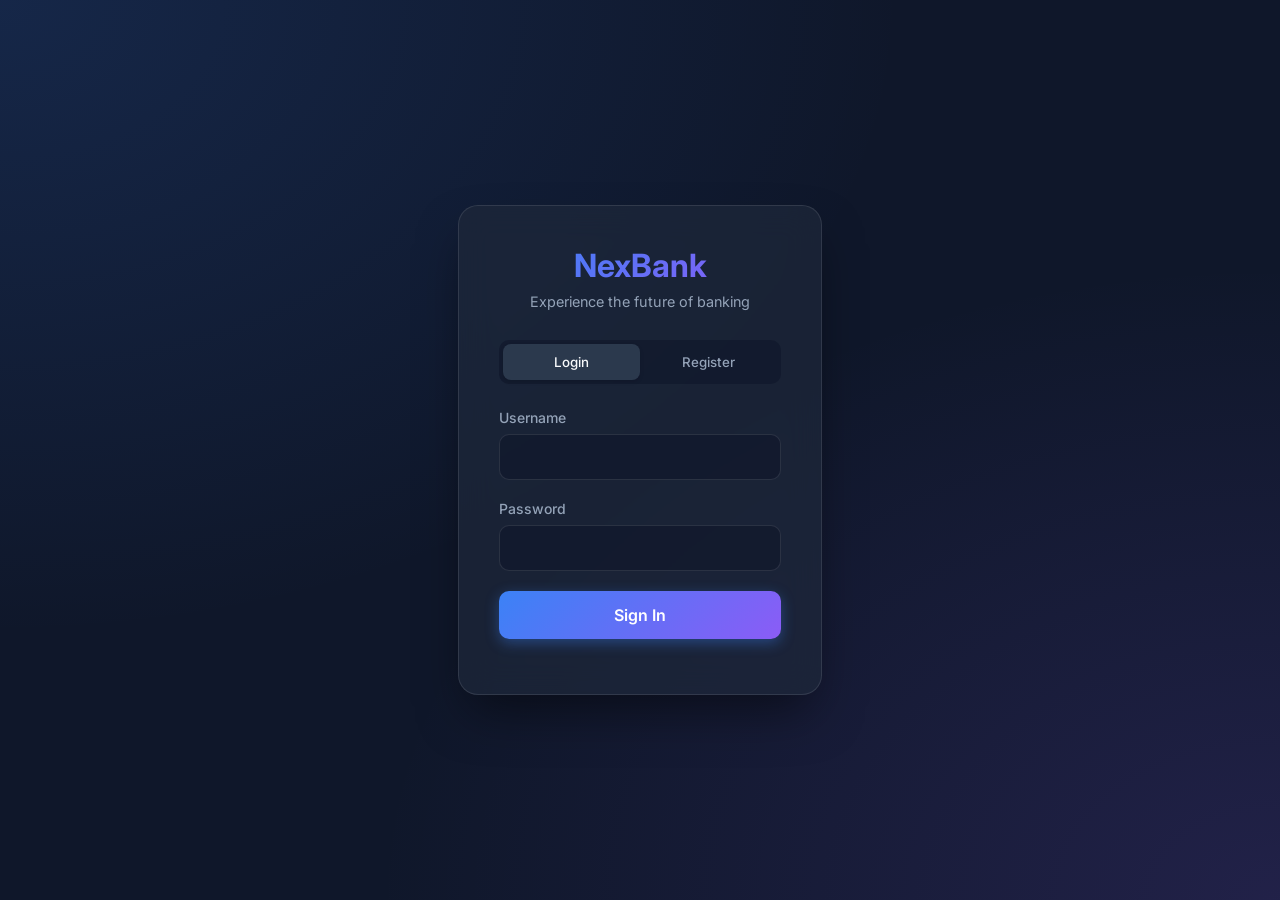
<file: src/main/resources/static/index.html>
<!DOCTYPE html>
<html lang="en">
<head>
    <meta charset="UTF-8">
    <meta name="viewport" content="width=device-width, initial-scale=1.0">
    <title>NexBank - Premium Banking</title>
    <link href="https://fonts.googleapis.com/css2?family=Inter:wght@300;400;500;600;700&display=swap" rel="stylesheet">
    <link rel="stylesheet" href="style.css">
</head>
<body>
    <div id="app">
        <!-- Auth Section -->
        <div id="auth-section" class="glass-container">
            <h1 class="logo">NexBank</h1>
            <p class="subtitle">Experience the future of banking</p>
            <div class="tabs">
                <button id="tab-login" class="active" onclick="switchTab('login')">Login</button>
                <button id="tab-register" onclick="switchTab('register')">Register</button>
            </div>
            
            <form id="login-form">
                <div class="input-group">
                    <label>Username</label>
                    <input type="text" id="login-username" required />
                </div>
                <div class="input-group">
                    <label>Password</label>
                    <input type="password" id="login-password" required />
                </div>
                <button type="submit" class="btn-primary">Sign In</button>
            </form>

            <form id="register-form" class="hide">
                <div class="input-group">
                    <label>Username</label>
                    <input type="text" id="reg-username" required />
                </div>
                <div class="input-group">
                    <label>Email</label>
                    <input type="email" id="reg-email" required />
                </div>
                <div class="input-group">
                    <label>Password</label>
                    <input type="password" id="reg-password" required />
                </div>
                <button type="submit" class="btn-primary">Create Account</button>
            </form>
            <p id="auth-error" class="error-text"></p>
        </div>

        <!-- Dashboard Section -->
        <div id="dashboard-section" class="dashboard-container hide">
            <aside class="sidebar glass-panel">
                <h1 class="logo">NexBank</h1>
                <nav>
                    <a href="#" class="active">Dashboard</a>
                    <a href="#" onclick="logout()">Logout</a>
                </nav>
            </aside>
            <main class="main-content">
                <header class="header glass-panel">
                    <h2>Welcome back, <span id="user-greeting">User</span></h2>
                    <div class="profile-icon"></div>
                </header>
                
                <div class="content-grid">
                    <!-- Accounts info -->
                    <div class="card glass-panel gradient-card">
                        <h3>Your Accounts</h3>
                        <div id="accounts-list">
                            <div class="loader"></div>
                        </div>
                        <button onclick="loadAccounts()" class="refresh-btn">⟳ Refresh</button>
                    </div>

                    <!-- Transfer Form -->
                    <div class="card glass-panel">
                        <h3>Transfer Funds</h3>
                        <form id="transfer-form">
                            <div class="input-group">
                                <label>From Account</label>
                                <select id="transfer-source" required></select>
                            </div>
                            <div class="input-group">
                                <label>To Account Number</label>
                                <input type="text" id="transfer-dest" placeholder="e.g. ACC1001" required />
                            </div>
                            <div class="input-group">
                                <label>Amount ($)</label>
                                <input type="number" step="0.01" id="transfer-amount" required />
                            </div>
                            <button type="submit" class="btn-primary" id="btn-transfer">Send Money</button>
                            <p id="transfer-msg"></p>
                        </form>
                    </div>

                    <!-- Transactions History -->
                    <div class="card glass-panel full-width">
                        <div class="card-header">
                            <h3>Recent Transactions</h3>
                            <select id="history-account-select" onchange="loadHistory()"></select>
                        </div>
                        <div class="table-container">
                            <table id="transactions-table">
                                <thead>
                                    <tr>
                                        <th>Date</th>
                                        <th>Type</th>
                                        <th>Amount</th>
                                    </tr>
                                </thead>
                                <tbody id="transactions-body">
                                    <tr><td colspan="3" class="text-center">Select an account to view history</td></tr>
                                </tbody>
                            </table>
                        </div>
                    </div>
                </div>
            </main>
        </div>
    </div>
    <script src="app.js"></script>
</body>
</html>
</file>
<file: src/main/resources/static/style.css>
:root {
    --bg-color: #0f172a;
    --surface: rgba(30, 41, 59, 0.7);
    --surface-hover: rgba(51, 65, 85, 0.8);
    --border: rgba(255, 255, 255, 0.1);
    --text-primary: #f8fafc;
    --text-secondary: #94a3b8;
    --accent: #3b82f6;
    --accent-hover: #2563eb;
    --accent-gradient: linear-gradient(135deg, #3b82f6 0%, #8b5cf6 100%);
    --success: #10b981;
    --danger: #ef4444;
}

* {
    box-sizing: border-box;
    margin: 0;
    padding: 0;
    font-family: 'Inter', sans-serif;
}

body {
    background: var(--bg-color);
    background-image: 
        radial-gradient(at 0% 0%, rgba(59, 130, 246, 0.15) 0px, transparent 50%),
        radial-gradient(at 100% 100%, rgba(139, 92, 246, 0.15) 0px, transparent 50%);
    color: var(--text-primary);
    min-height: 100vh;
    display: flex;
    justify-content: center;
    align-items: center;
    background-attachment: fixed;
}

.hide { display: none !important; }

/* Glassmorphism Utilities */
.glass-container {
    background: var(--surface);
    backdrop-filter: blur(16px);
    -webkit-backdrop-filter: blur(16px);
    border: 1px solid var(--border);
    border-radius: 20px;
    padding: 40px;
    width: 100%;
    max-width: 400px;
    box-shadow: 0 25px 50px -12px rgba(0, 0, 0, 0.5);
    animation: fadeIn 0.5s ease-out;
}

.glass-panel {
    background: var(--surface);
    backdrop-filter: blur(12px);
    border: 1px solid var(--border);
    border-radius: 16px;
    padding: 24px;
    box-shadow: 0 10px 15px -3px rgba(0, 0, 0, 0.1);
}

.gradient-card {
    background: var(--accent-gradient);
    border: none;
    position: relative;
    overflow: hidden;
}

/* Typography */
.logo {
    font-size: 2rem;
    font-weight: 700;
    text-align: center;
    background: var(--accent-gradient);
    -webkit-background-clip: text;
    -webkit-text-fill-color: transparent;
    margin-bottom: 8px;
}

.subtitle {
    text-align: center;
    color: var(--text-secondary);
    margin-bottom: 30px;
    font-size: 0.9rem;
}

h2, h3 { margin-bottom: 20px; font-weight: 600; }
h3 { font-size: 1.25rem; color: var(--text-primary); }
small { color: var(--text-secondary); font-size: 0.8rem; font-weight: normal; }

/* Forms & Inputs */
.input-group {
    margin-bottom: 20px;
    position: relative;
}

.input-group label {
    display: block;
    margin-bottom: 8px;
    font-size: 0.875rem;
    color: var(--text-secondary);
    font-weight: 500;
}

input, select {
    width: 100%;
    padding: 12px 16px;
    background: rgba(15, 23, 42, 0.6);
    border: 1px solid var(--border);
    border-radius: 10px;
    color: var(--text-primary);
    font-size: 1rem;
    transition: all 0.3s ease;
}

input:focus, select:focus {
    outline: none;
    border-color: var(--accent);
    box-shadow: 0 0 0 3px rgba(59, 130, 246, 0.3);
}

select option {
    background: var(--bg-color);
    color: var(--text-primary);
}

/* Buttons */
.btn-primary {
    width: 100%;
    padding: 14px;
    background: var(--accent-gradient);
    color: white;
    border: none;
    border-radius: 10px;
    font-size: 1rem;
    font-weight: 600;
    cursor: pointer;
    transition: transform 0.2s ease, box-shadow 0.2s ease;
    box-shadow: 0 4px 14px 0 rgba(59, 130, 246, 0.39);
}

.btn-primary:hover {
    transform: translateY(-2px);
    box-shadow: 0 6px 20px rgba(59, 130, 246, 0.5);
}

.btn-primary:active { transform: translateY(0); }

.refresh-btn {
    background: rgba(255,255,255,0.1);
    border: none;
    color: white;
    padding: 8px 12px;
    border-radius: 6px;
    cursor: pointer;
    margin-top: 15px;
    font-size: 0.85rem;
    transition: background 0.2s;
}
.refresh-btn:hover { background: rgba(255,255,255,0.2); }

/* Tabs */
.tabs {
    display: flex;
    margin-bottom: 25px;
    background: rgba(15, 23, 42, 0.6);
    border-radius: 10px;
    padding: 4px;
}

.tabs button {
    flex: 1;
    background: transparent;
    border: none;
    color: var(--text-secondary);
    padding: 10px;
    border-radius: 8px;
    cursor: pointer;
    font-weight: 500;
    transition: all 0.3s ease;
}

.tabs button.active {
    background: var(--surface-hover);
    color: var(--text-primary);
    box-shadow: 0 2px 4px rgba(0,0,0,0.1);
}

/* Dashboard Layout */
.dashboard-container {
    display: flex;
    width: 100vw;
    height: 100vh;
    padding: 20px;
    gap: 20px;
}

.sidebar {
    width: 260px;
    display: flex;
    flex-direction: column;
    height: 100%;
}

.sidebar nav {
    margin-top: 40px;
    display: flex;
    flex-direction: column;
    gap: 10px;
}

.sidebar nav a {
    color: var(--text-secondary);
    text-decoration: none;
    padding: 12px 20px;
    border-radius: 10px;
    transition: all 0.2s ease;
    font-weight: 500;
}

.sidebar nav a:hover {
    background: var(--surface-hover);
    color: var(--text-primary);
}

.sidebar nav a.active {
    background: var(--accent-gradient);
    color: white;
}

.main-content {
    flex: 1;
    display: flex;
    flex-direction: column;
    gap: 20px;
    overflow-y: auto;
}

.header {
    display: flex;
    justify-content: space-between;
    align-items: center;
}

.header h2 { margin: 0; }

.content-grid {
    display: grid;
    grid-template-columns: repeat(auto-fit, minmax(350px, 1fr));
    gap: 20px;
}

.full-width { grid-column: 1 / -1; }

.card-header {
    display: flex;
    justify-content: space-between;
    align-items: center;
    margin-bottom: 20px;
}

.card-header h3 { margin: 0; }
.card-header select { width: auto; padding: 8px 12px; }

/* Accounts UI */
.account-item {
    padding: 15px;
    background: rgba(255,255,255,0.1);
    border-radius: 12px;
    margin-bottom: 10px;
}

.account-item .acc-name { font-size: 0.9rem; opacity: 0.9; margin-bottom: 4px; }
.account-item .acc-bal { font-size: 1.8rem; font-weight: 700; margin-bottom: 4px; }
.account-item .acc-num { font-size: 0.8rem; font-family: monospace; opacity: 0.7; }

/* Tables */
.table-container {
    overflow-x: auto;
}
table {
    width: 100%;
    border-collapse: collapse;
}
th, td {
    padding: 14px;
    text-align: left;
    border-bottom: 1px solid var(--border);
}
th { color: var(--text-secondary); font-weight: 500; font-size: 0.9rem; }
tr:last-child td { border-bottom: none; }
tr:hover td { background: rgba(255,255,255,0.02); }

.type-transfer { color: var(--text-primary); }
.amt-positive { color: var(--success); font-weight: 600;}
.amt-negative { color: var(--danger); font-weight: 600;}

/* Errors & Messages */
.error-text { color: var(--danger); font-size: 0.85rem; margin-top: 15px; text-align: center; }
.success-text { color: var(--success); font-size: 0.85rem; margin-top: 15px; text-align: center; }
.text-center { text-align: center; color: var(--text-secondary); }

/* Loader */
.loader {
    border: 3px solid rgba(255,255,255,0.1);
    border-top: 3px solid white;
    border-radius: 50%;
    width: 24px;
    height: 24px;
    animation: spin 1s linear infinite;
    margin: 20px auto;
}
@keyframes spin { 0% { transform: rotate(0deg); } 100% { transform: rotate(360deg); } }
@keyframes fadeIn { from { opacity: 0; transform: translateY(10px); } to { opacity: 1; transform: translateY(0); } }

/* Responsive Dashboard for smaller screens */
@media (max-width: 768px) {
    .dashboard-container { flex-direction: column; height: auto; padding: 10px; }
    .sidebar { width: 100%; height: auto; flex-direction: row; align-items: center; justify-content: space-between; padding: 15px; }
    .sidebar nav { margin: 0; flex-direction: row; }
    .content-grid { grid-template-columns: 1fr; }
}
</file>
